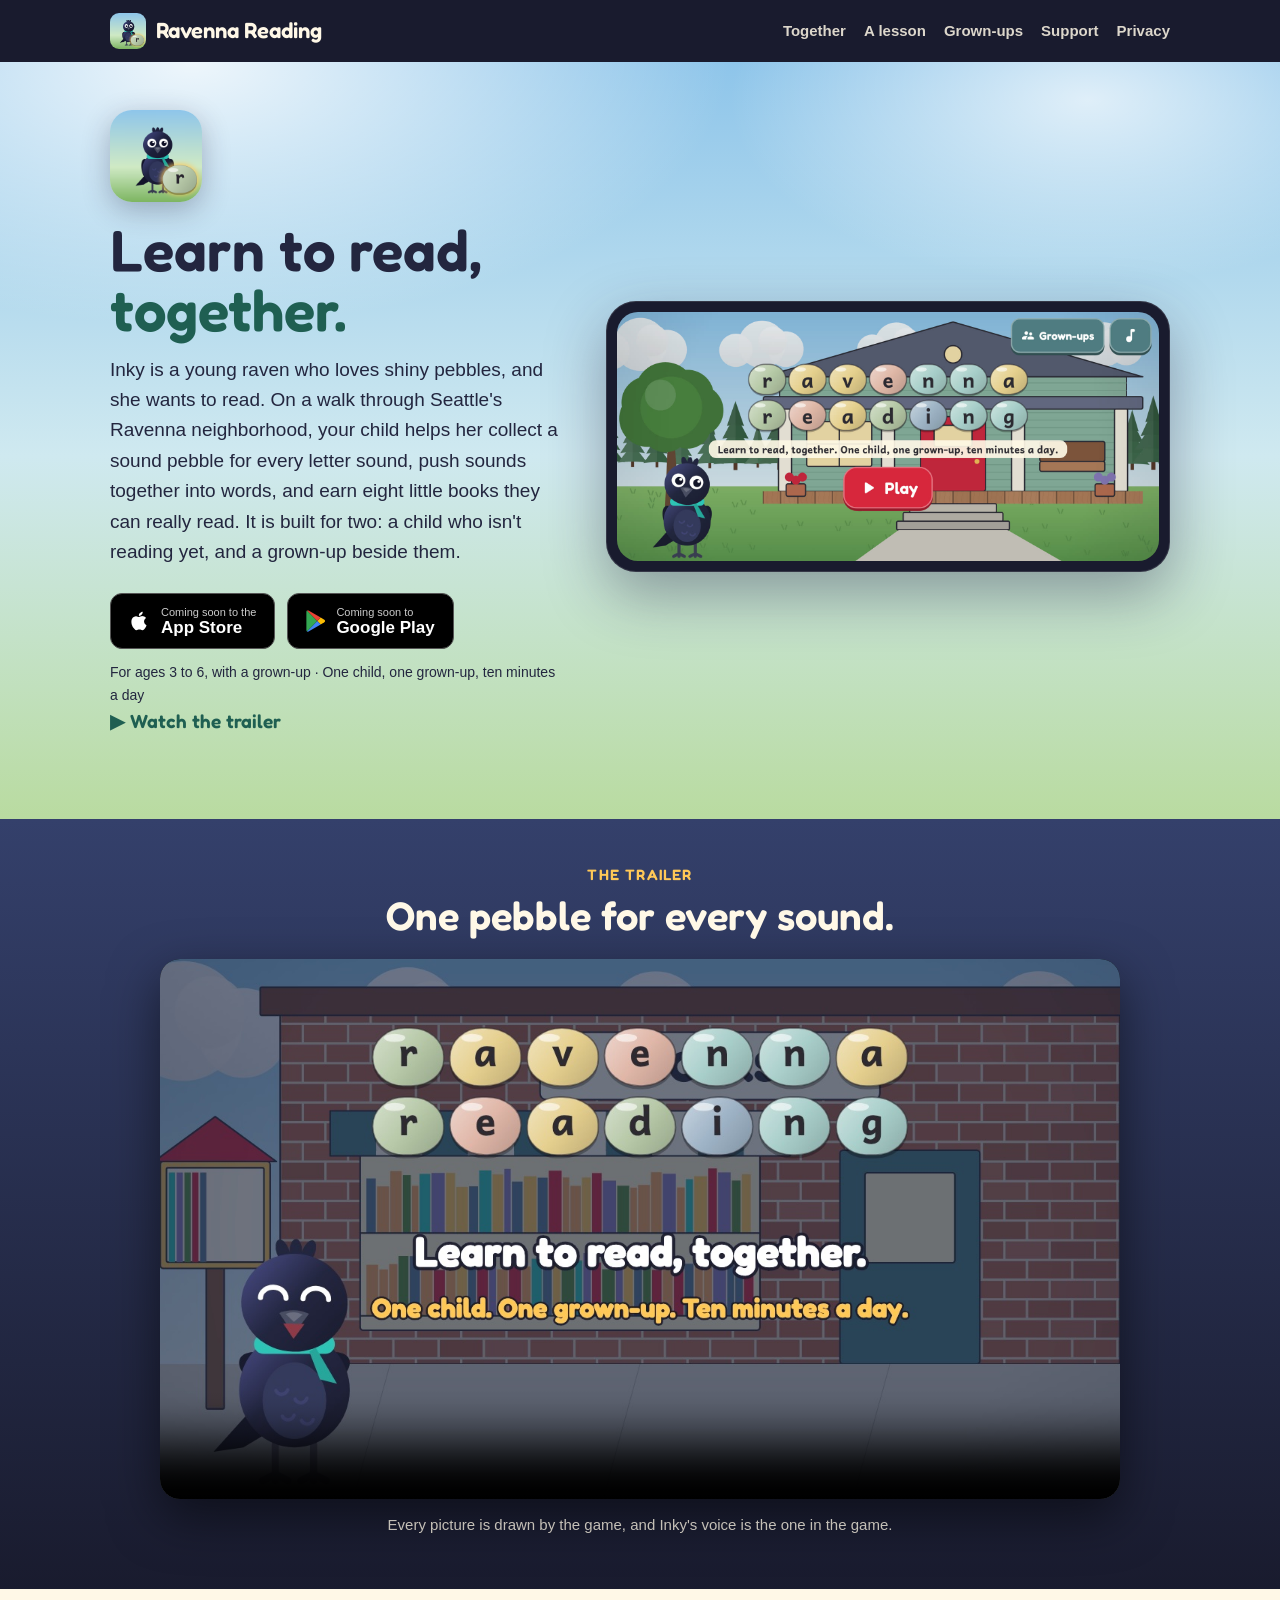
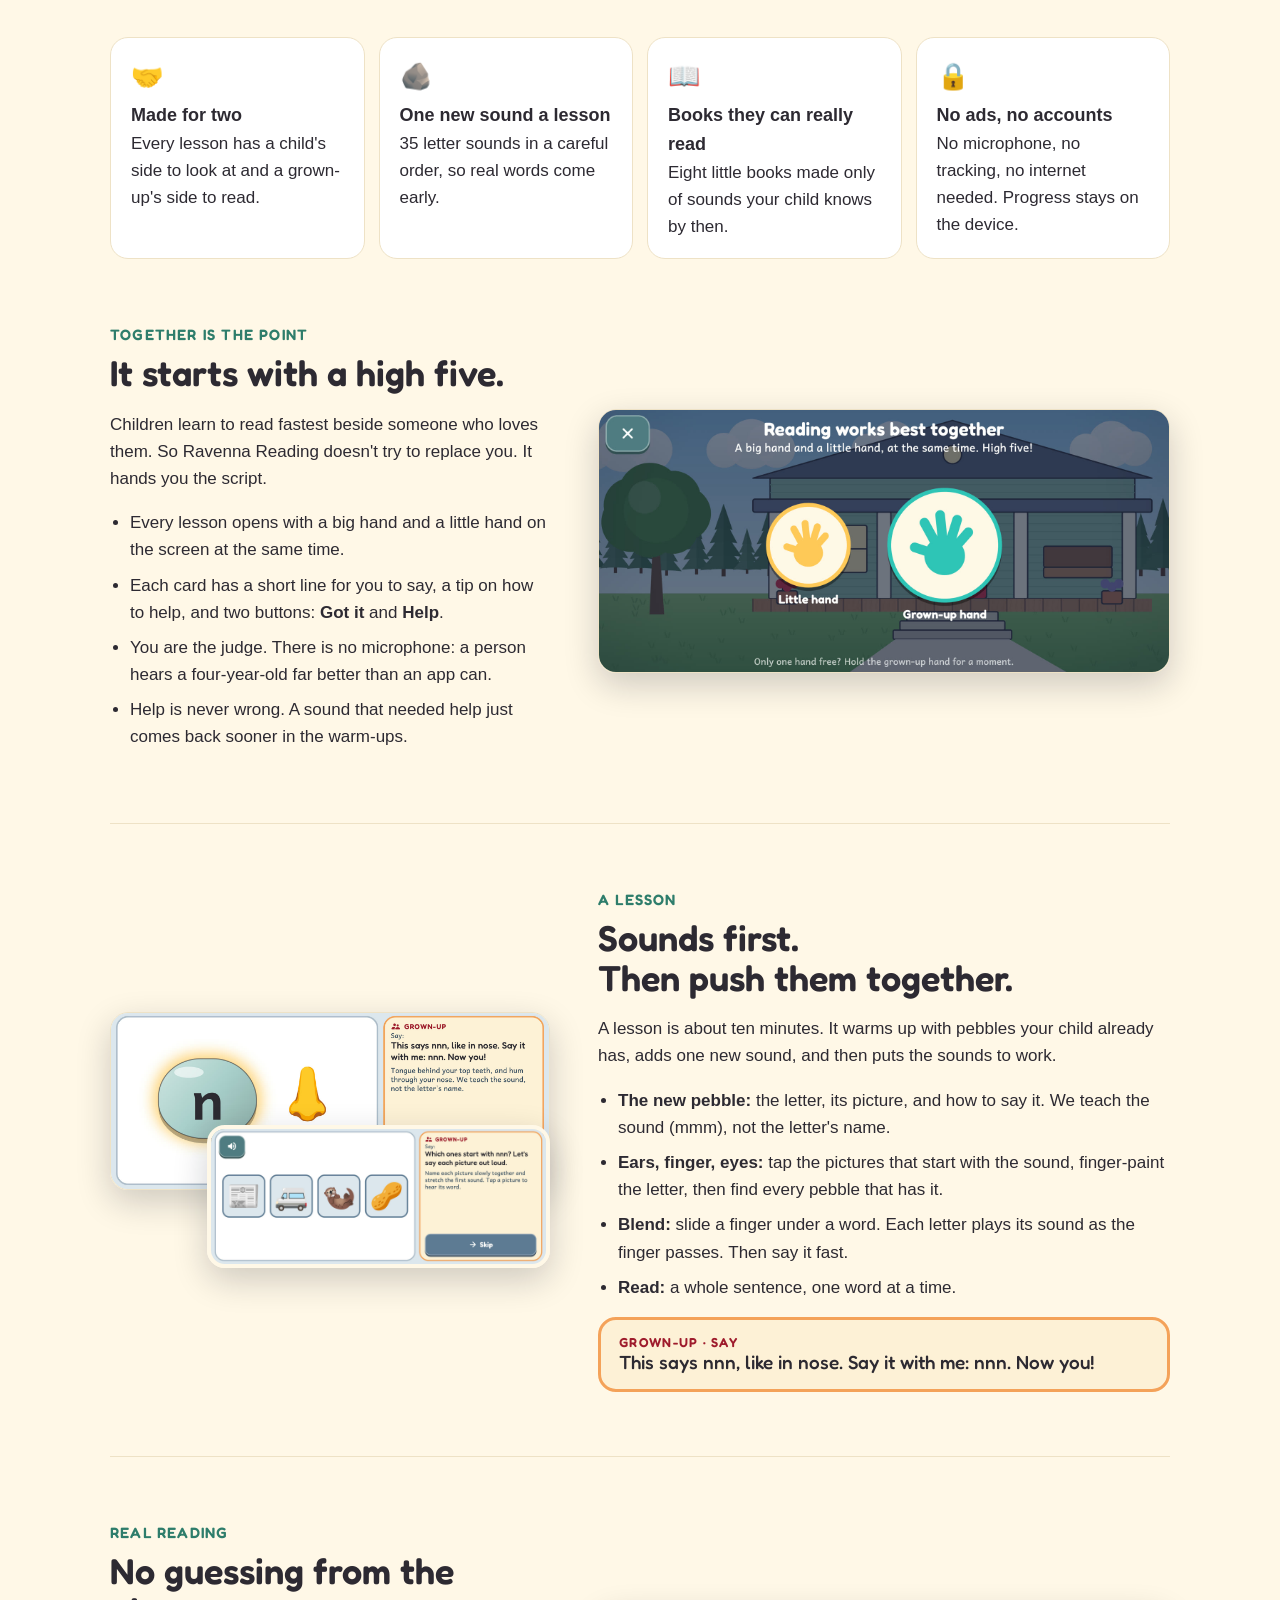
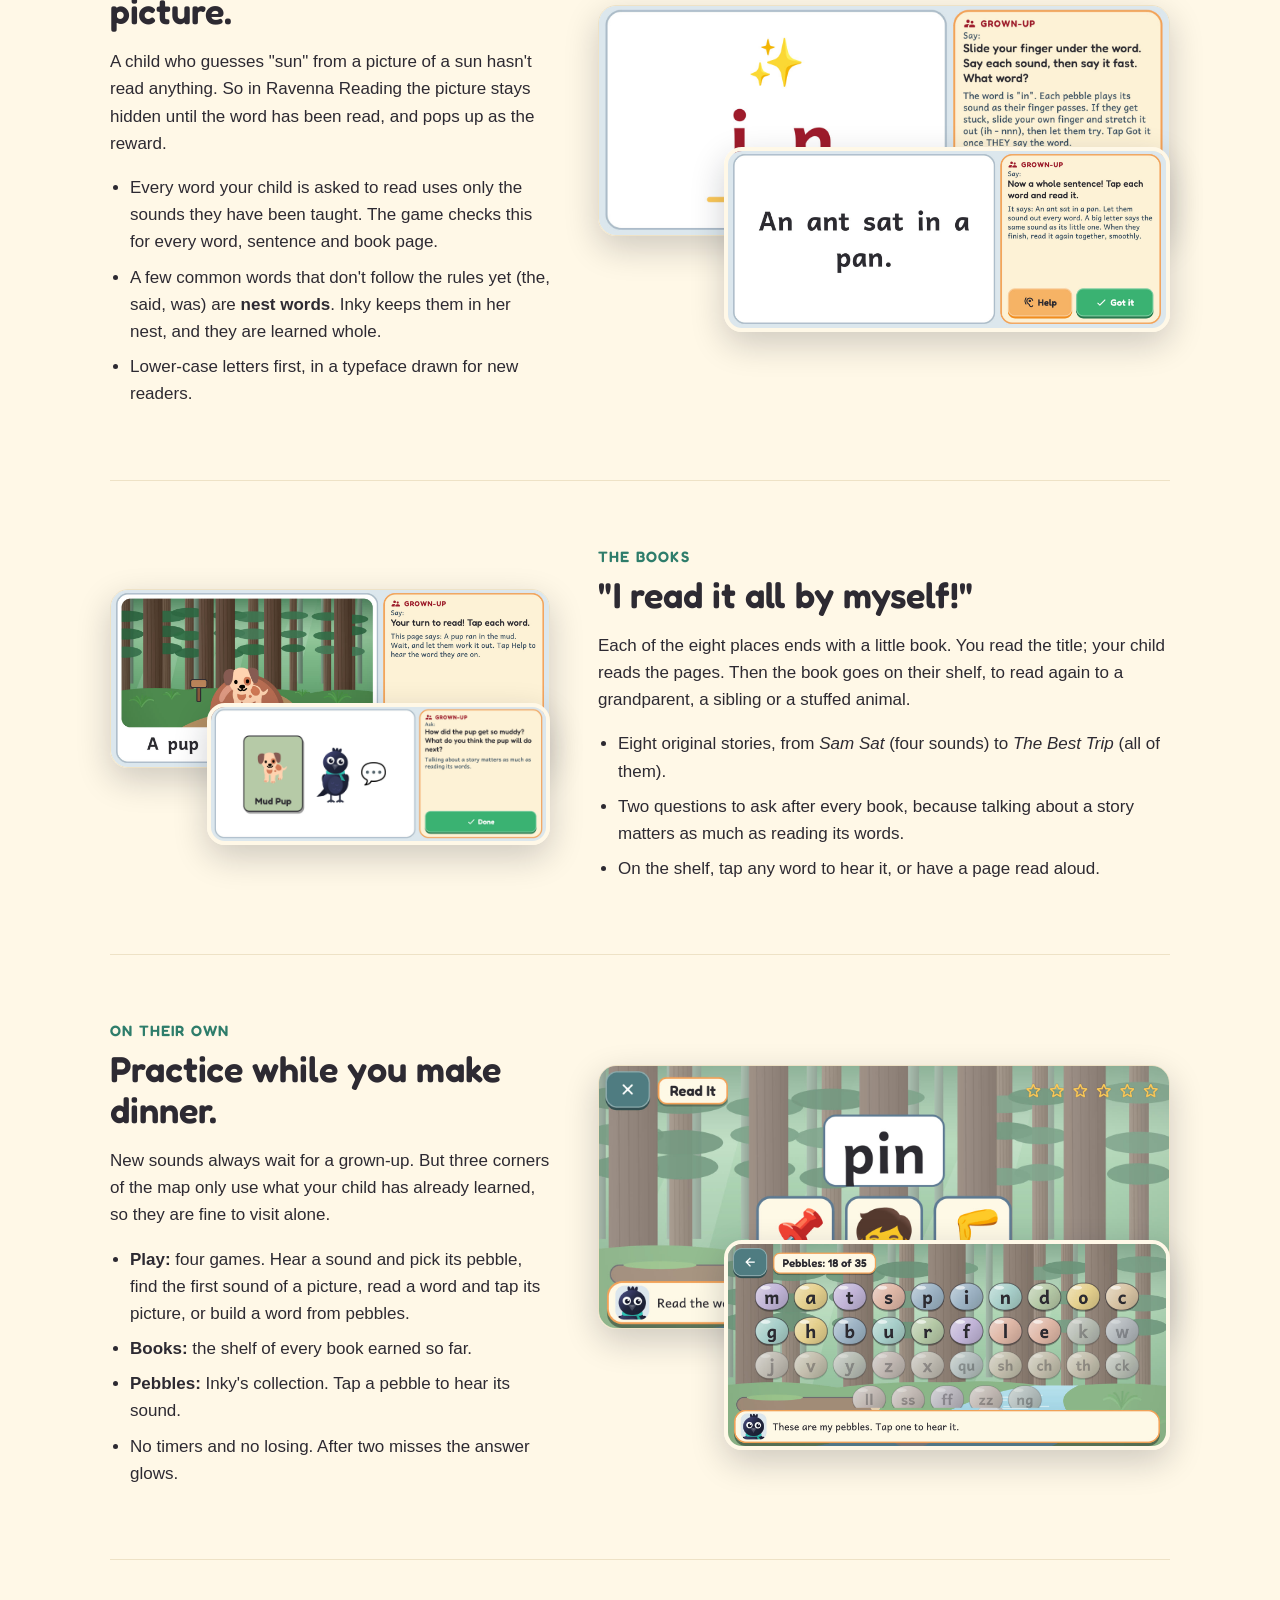
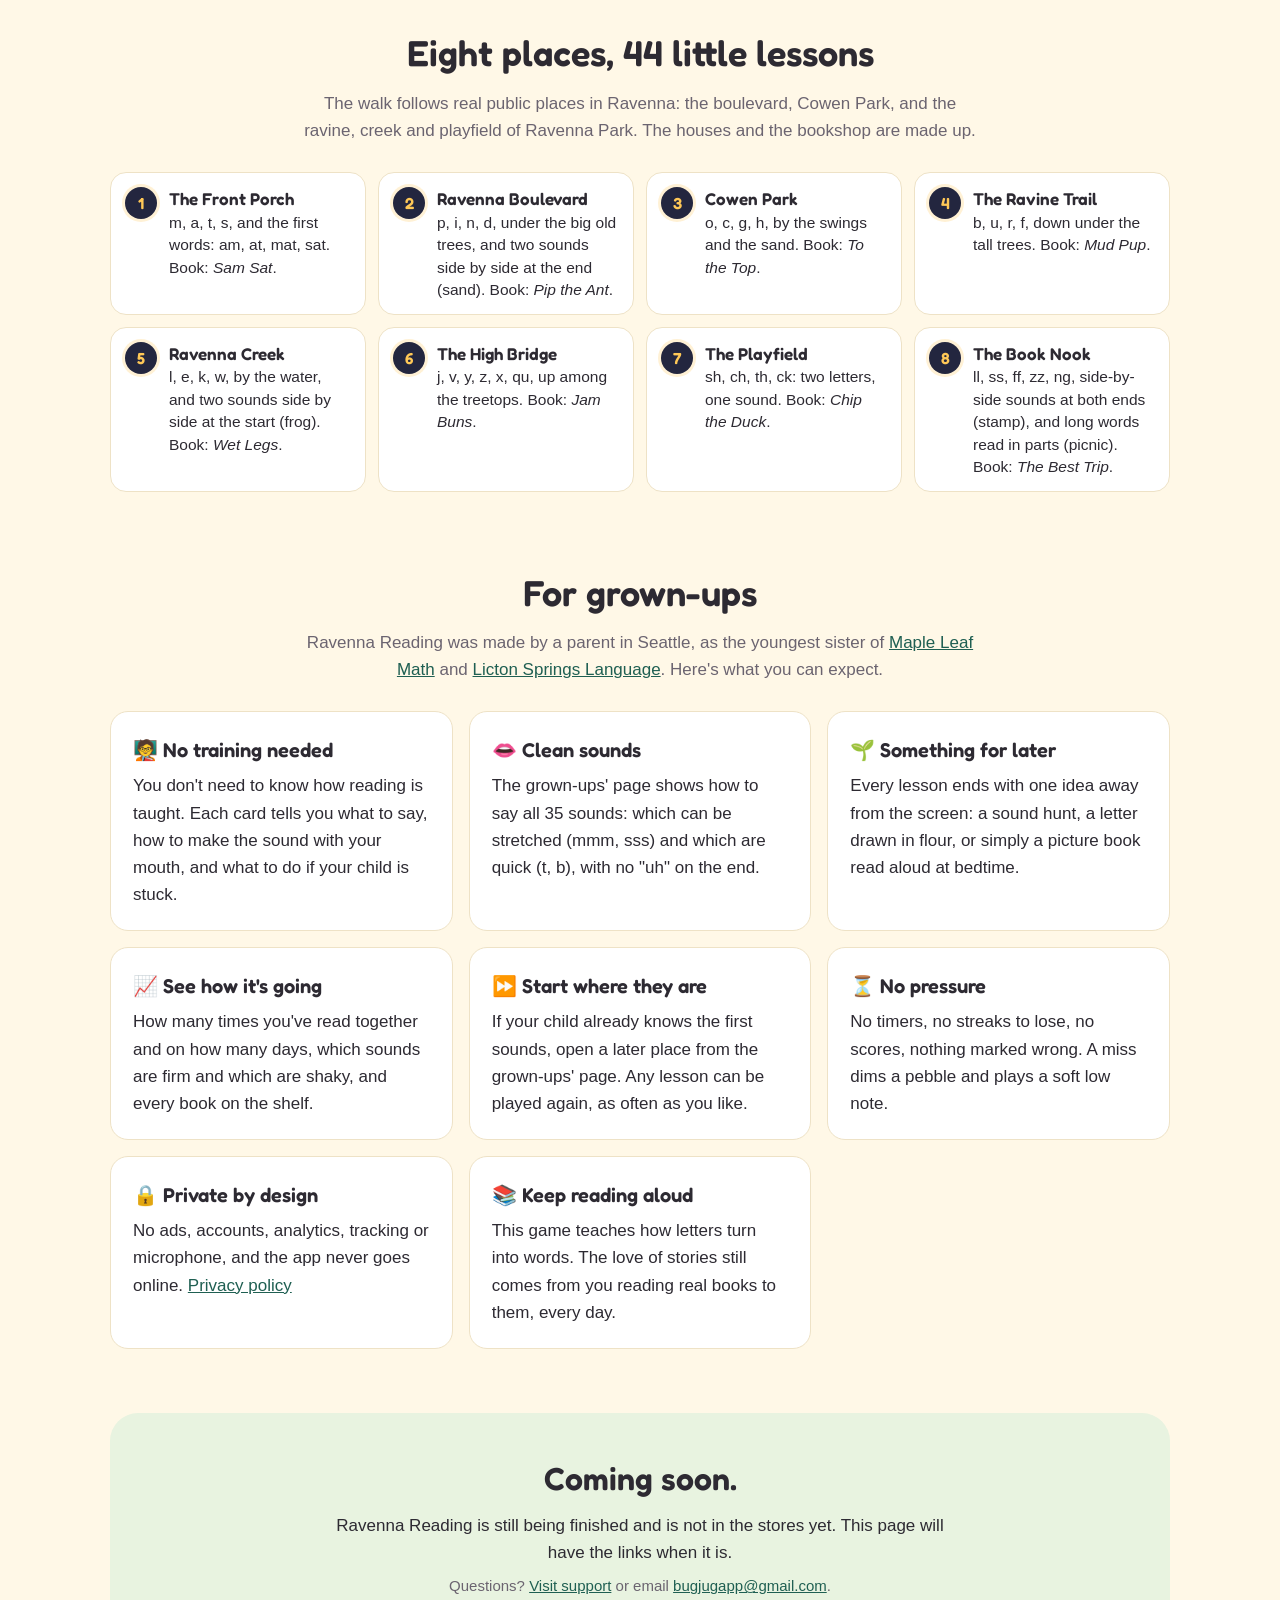
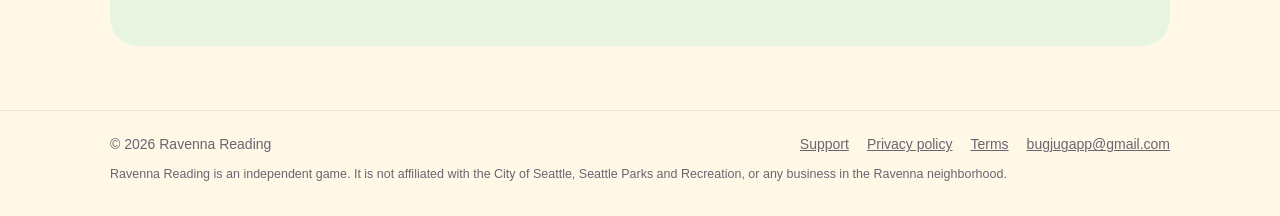
<file: index.html>
<!DOCTYPE html>
<html lang="en">
<head>
  <meta charset="utf-8">
  <meta name="viewport" content="width=device-width, initial-scale=1">
  <title>Ravenna Reading: Learn to Read, Together</title>
  <meta name="description" content="A learn-to-read game for a little kid and a grown-up to play together. Help Inky the raven collect a sound pebble for every letter sound, blend sounds into words, and earn eight little books a new reader can really read. Ten minutes a day, no ads, no accounts, no microphone, no tracking. Coming soon for iPhone, iPad and Android.">
  <meta property="og:title" content="Ravenna Reading: Learn to Read, Together">
  <meta property="og:description" content="One child, one grown-up, ten minutes a day. Collect a sound pebble for every letter sound with Inky the raven, slide a finger under words to read them, and earn eight little books a new reader can really read.">
  <meta property="og:image" content="https://ravennareading.github.io/img/og.jpg">
  <meta property="og:url" content="https://ravennareading.github.io/">
  <meta name="twitter:card" content="summary_large_image">
  <meta name="theme-color" content="#191b2e">
  <link rel="icon" href="favicon.png">
  <link rel="apple-touch-icon" href="apple-touch-icon.png">
  <link rel="stylesheet" href="style.css">
</head>
<body>
<header class="bar">
  <div class="wrap">
    <a class="brand" href="./"><img src="img/icon.png" alt="">Ravenna Reading</a>
    <nav>
      <a class="wide" href="#together">Together</a>
      <a class="wide" href="#lesson">A lesson</a>
      <a class="wide" href="#grownups">Grown-ups</a>
      <a href="support.html">Support</a>
      <a href="privacy.html">Privacy</a>
    </nav>
  </div>
</header>

<section class="hero">
  <div class="wrap">
    <div>
      <img class="hero-icon" src="img/icon.png" alt="Ravenna Reading app icon: Inky, a young raven in a teal scarf, beside a glowing pebble with the letter r on it">
      <h1>Learn to read,<br><em>together.</em></h1>
      <p>Inky is a young raven who loves shiny pebbles, and she wants to read. On a walk through
        Seattle's Ravenna neighborhood, your child helps her collect a sound pebble for every letter
        sound, push sounds together into words, and earn eight little books they can really read.
        It is built for two: a child who isn't reading yet, and a grown-up beside them.</p>
      <div class="cta">
        <span class="badge" aria-label="Coming soon to the App Store">
          <svg width="22" height="22" viewBox="0 0 24 24" aria-hidden="true"><path fill="currentColor" d="M16.4 12.6c0-2.6 2.1-3.8 2.2-3.9-1.2-1.8-3.1-2-3.7-2-1.6-.2-3.1.9-3.9.9-.8 0-2-.9-3.3-.9-1.7 0-3.3 1-4.2 2.5-1.8 3.1-.5 7.7 1.3 10.2.9 1.2 1.9 2.6 3.2 2.6 1.3-.1 1.8-.8 3.3-.8 1.6 0 2 .8 3.3.8 1.4 0 2.3-1.3 3.1-2.5 1-1.4 1.4-2.8 1.4-2.9 0 0-2.7-1-2.7-4zM13.9 5c.7-.9 1.2-2 1-3.2-1 0-2.3.7-3 1.6-.7.8-1.2 2-1.1 3.1 1.2.1 2.3-.6 3.1-1.5z"/></svg>
          <span><small>Coming soon to the</small>App Store</span>
        </span>
        <span class="badge" aria-label="Coming soon to Google Play">
          <svg width="20" height="22" viewBox="0 0 20 22" aria-hidden="true"><path fill="#34a853" d="M1 .6 11.3 11 1 21.4c-.4-.2-.6-.6-.6-1.1V1.7C.4 1.2.6.8 1 .6z"/><path fill="#fbbc04" d="m14.7 7.6 3.6 2.1c1 .6 1 2 0 2.6l-3.6 2.1-3.4-3.4z"/><path fill="#4285f4" d="M11.3 11 14.7 14.4 2.5 21.4c-.5.3-1 .3-1.5 0z"/><path fill="#ea4335" d="M1 .6c.5-.3 1-.3 1.5 0l12.2 7-3.4 3.4z"/></svg>
          <span><small>Coming soon to</small>Google Play</span>
        </span>
        <span class="note">For ages 3 to 6, with a grown-up · One child, one grown-up, ten minutes a day</span>
      </div>
      <p class="watch"><a href="#trailer">▶ Watch the trailer</a></p>
    </div>
    <div class="device"><img src="img/title.jpg" alt="The title screen: Inky the raven on the lawn of a house with a deep front porch, the words ravenna reading spelled out in pebbles, and a Play button"></div>
  </div>
</section>

<section class="trailer" id="trailer" aria-labelledby="trailer-title">
  <div class="wrap">
    <p class="kicker">The trailer</p>
    <h2 id="trailer-title">One pebble for every sound.</h2>
    <video controls playsinline preload="none" poster="video/trailer-poster.jpg" width="1280" height="720"
      aria-label="A 42-second Ravenna Reading trailer: Inky the raven says hello on a front porch, a big hand and a little hand high five to start a lesson, a pebble with the letter m appears beside a moon, a finger slides under the word sun and a sun pops up, pebbles light up along a map of the neighborhood, Inky walks the ravine trail, the creek and the high bridge, a page of a little book is read word by word, and the title appears in pebbles in front of a bookshop.">
      <source src="video/trailer.mp4" type="video/mp4">
    </video>
    <p class="trailer-note">Every picture is drawn by the game, and Inky's voice is the one in the game.</p>
  </div>
</section>

<main class="wrap">
  <ul class="pills">
    <li><span class="e">🤝</span><strong>Made for two</strong>Every lesson has a child's side to look at and a grown-up's side to read.</li>
    <li><span class="e">🪨</span><strong>One new sound a lesson</strong>35 letter sounds in a careful order, so real words come early.</li>
    <li><span class="e">📖</span><strong>Books they can really read</strong>Eight little books made only of sounds your child knows by then.</li>
    <li><span class="e">🔒</span><strong>No ads, no accounts</strong>No microphone, no tracking, no internet needed. Progress stays on the device.</li>
  </ul>

  <div class="feature" id="together">
    <div>
      <p class="kicker">Together is the point</p>
      <h2>It starts with a high five.</h2>
      <p>Children learn to read fastest beside someone who loves them. So Ravenna Reading doesn't
        try to replace you. It hands you the script.</p>
      <ul>
        <li>Every lesson opens with a big hand and a little hand on the screen at the same time.</li>
        <li>Each card has a short line for you to say, a tip on how to help, and two buttons:
          <strong>Got it</strong> and <strong>Help</strong>.</li>
        <li>You are the judge. There is no microphone: a person hears a four-year-old far better
          than an app can.</li>
        <li>Help is never wrong. A sound that needed help just comes back sooner in the warm-ups.</li>
      </ul>
    </div>
    <figure>
      <img class="shot" src="img/high-five.jpg" alt="The high five screen: Reading works best together. A little hand pad and a bigger grown-up hand pad, to press at the same time" loading="lazy">
    </figure>
  </div>

  <div class="feature flip" id="lesson">
    <div>
      <p class="kicker">A lesson</p>
      <h2>Sounds first.<br>Then push them together.</h2>
      <p>A lesson is about ten minutes. It warms up with pebbles your child already has, adds one
        new sound, and then puts the sounds to work.</p>
      <ul>
        <li><strong>The new pebble:</strong> the letter, its picture, and how to say it. We teach
          the sound (mmm), not the letter's name.</li>
        <li><strong>Ears, finger, eyes:</strong> tap the pictures that start with the sound,
          finger-paint the letter, then find every pebble that has it.</li>
        <li><strong>Blend:</strong> slide a finger under a word. Each letter plays its sound as the
          finger passes. Then say it fast.</li>
        <li><strong>Read:</strong> a whole sentence, one word at a time.</li>
      </ul>
      <p class="say"><small>GROWN-UP · SAY</small><strong>This says nnn, like in nose. Say it with me: nnn. Now you!</strong></p>
    </div>
    <figure>
      <img class="shot" src="img/new-sound.jpg" alt="A new sound card: a big pebble with the letter n beside a picture of a nose, and the grown-up's panel with what to say" loading="lazy">
      <img class="shot small" src="img/listen.jpg" alt="A listening card: four pictures, a newspaper, a van, an otter and a peanut. Which ones start with nnn?" loading="lazy">
    </figure>
  </div>

  <div class="feature">
    <div>
      <p class="kicker">Real reading</p>
      <h2>No guessing from the picture.</h2>
      <p>A child who guesses "sun" from a picture of a sun hasn't read anything. So in Ravenna
        Reading the picture stays hidden until the word has been read, and pops up as the reward.</p>
      <ul>
        <li>Every word your child is asked to read uses only the sounds they have been taught. The
          game checks this for every word, sentence and book page.</li>
        <li>A few common words that don't follow the rules yet (the, said, was) are
          <strong>nest words</strong>. Inky keeps them in her nest, and they are learned whole.</li>
        <li>Lower-case letters first, in a typeface drawn for new readers.</li>
      </ul>
    </div>
    <figure>
      <img class="shot" src="img/blend.jpg" alt="A blending card: the word in, with a dot under each letter and an arrow to slide a finger along. The grown-up's panel says: Slide your finger under the word. Say each sound, then say it fast. What word?" loading="lazy">
      <img class="shot small" src="img/sentence.jpg" alt="A sentence card: An ant sat in a pan. Each word can be tapped as it is read" loading="lazy">
    </figure>
  </div>

  <div class="feature flip">
    <div>
      <p class="kicker">The books</p>
      <h2>"I read it all by myself!"</h2>
      <p>Each of the eight places ends with a little book. You read the title; your child reads
        the pages. Then the book goes on their shelf, to read again to a grandparent, a sibling or
        a stuffed animal.</p>
      <ul>
        <li>Eight original stories, from <em>Sam Sat</em> (four sounds) to <em>The Best Trip</em>
          (all of them).</li>
        <li>Two questions to ask after every book, because talking about a story matters as much
          as reading its words.</li>
        <li>On the shelf, tap any word to hear it, or have a page read aloud.</li>
      </ul>
    </div>
    <figure>
      <img class="shot" src="img/book.jpg" alt="A page of the book Mud Pup: a puppy on a muddy trail in the woods, with the words A pup ran in the mud" loading="lazy">
      <img class="shot small" src="img/talk.jpg" alt="After the book, questions for the grown-up to ask: How did the pup get so muddy? What do you think the pup will do next?" loading="lazy">
    </figure>
  </div>

  <div class="feature">
    <div>
      <p class="kicker">On their own</p>
      <h2>Practice while you make dinner.</h2>
      <p>New sounds always wait for a grown-up. But three corners of the map only use what your
        child has already learned, so they are fine to visit alone.</p>
      <ul>
        <li><strong>Play:</strong> four games. Hear a sound and pick its pebble, find the first
          sound of a picture, read a word and tap its picture, or build a word from pebbles.</li>
        <li><strong>Books:</strong> the shelf of every book earned so far.</li>
        <li><strong>Pebbles:</strong> Inky's collection. Tap a pebble to hear its sound.</li>
        <li>No timers and no losing. After two misses the answer glows.</li>
      </ul>
    </div>
    <figure>
      <img class="shot" src="img/read-it.jpg" alt="The Read It game: the word pin, and three pictures to choose from" loading="lazy">
      <img class="shot small" src="img/pebbles.jpg" alt="Inky's pebbles: 18 of 35 collected, each a smooth stone with a letter on it" loading="lazy">
    </figure>
  </div>

  <section class="chapters" id="places">
    <h2>Eight places, 44 little lessons</h2>
    <p>The walk follows real public places in Ravenna: the boulevard, Cowen Park, and the ravine,
      creek and playfield of Ravenna Park. The houses and the bookshop are made up.</p>
    <ol>
      <li><strong>The Front Porch</strong>m, a, t, s, and the first words: am, at, mat, sat. Book: <em>Sam Sat</em>.</li>
      <li><strong>Ravenna Boulevard</strong>p, i, n, d, under the big old trees, and two sounds side by side at the end (sand). Book: <em>Pip the Ant</em>.</li>
      <li><strong>Cowen Park</strong>o, c, g, h, by the swings and the sand. Book: <em>To the Top</em>.</li>
      <li><strong>The Ravine Trail</strong>b, u, r, f, down under the tall trees. Book: <em>Mud Pup</em>.</li>
      <li><strong>Ravenna Creek</strong>l, e, k, w, by the water, and two sounds side by side at the start (frog). Book: <em>Wet Legs</em>.</li>
      <li><strong>The High Bridge</strong>j, v, y, z, x, qu, up among the treetops. Book: <em>Jam Buns</em>.</li>
      <li><strong>The Playfield</strong>sh, ch, th, ck: two letters, one sound. Book: <em>Chip the Duck</em>.</li>
      <li><strong>The Book Nook</strong>ll, ss, ff, zz, ng, side-by-side sounds at both ends (stamp), and long words read in parts (picnic). Book: <em>The Best Trip</em>.</li>
    </ol>
  </section>

  <section class="grownups" id="grownups">
    <h2>For grown-ups</h2>
    <p>Ravenna Reading was made by a parent in Seattle, as the youngest sister of
      <a href="https://mapleleafmath.github.io/">Maple Leaf Math</a> and
      <a href="https://lictonspringslanguage.github.io/">Licton Springs Language</a>.
      Here's what you can expect.</p>
    <div class="cards">
      <div class="card">
        <h3>🧑‍🏫 No training needed</h3>
        <p>You don't need to know how reading is taught. Each card tells you what to say, how to
          make the sound with your mouth, and what to do if your child is stuck.</p>
      </div>
      <div class="card">
        <h3>👄 Clean sounds</h3>
        <p>The grown-ups' page shows how to say all 35 sounds: which can be stretched (mmm, sss)
          and which are quick (t, b), with no "uh" on the end.</p>
      </div>
      <div class="card">
        <h3>🌱 Something for later</h3>
        <p>Every lesson ends with one idea away from the screen: a sound hunt, a letter drawn in
          flour, or simply a picture book read aloud at bedtime.</p>
      </div>
      <div class="card">
        <h3>📈 See how it's going</h3>
        <p>How many times you've read together and on how many days, which sounds are firm and
          which are shaky, and every book on the shelf.</p>
      </div>
      <div class="card">
        <h3>⏩ Start where they are</h3>
        <p>If your child already knows the first sounds, open a later place from the grown-ups'
          page. Any lesson can be played again, as often as you like.</p>
      </div>
      <div class="card">
        <h3>⏳ No pressure</h3>
        <p>No timers, no streaks to lose, no scores, nothing marked wrong. A miss dims a pebble
          and plays a soft low note.</p>
      </div>
      <div class="card">
        <h3>🔒 Private by design</h3>
        <p>No ads, accounts, analytics, tracking or microphone, and the app never goes online.
          <a href="privacy.html">Privacy policy</a></p>
      </div>
      <div class="card">
        <h3>📚 Keep reading aloud</h3>
        <p>This game teaches how letters turn into words. The love of stories still comes from
          you reading real books to them, every day.</p>
      </div>
    </div>
  </section>

  <div class="closing">
    <h2>Coming soon.</h2>
    <p>Ravenna Reading is still being finished and is not in the stores yet. This page will have
      the links when it is.</p>
    <p class="meta">Questions? <a href="support.html">Visit support</a> or email
      <a href="mailto:bugjugapp@gmail.com">bugjugapp@gmail.com</a>.</p>
  </div>
</main>

<footer>
  <div class="wrap">
    <span>© 2026 Ravenna Reading</span>
    <nav>
      <a href="support.html">Support</a>
      <a href="privacy.html">Privacy policy</a>
      <a href="support.html#terms">Terms</a>
      <a href="mailto:bugjugapp@gmail.com">bugjugapp@gmail.com</a>
    </nav>
    <span class="fine">Ravenna Reading is an independent game. It is not affiliated with the City of
      Seattle, Seattle Parks and Recreation, or any business in the Ravenna neighborhood.</span>
  </div>
</footer>
</body>
</html>
</file>
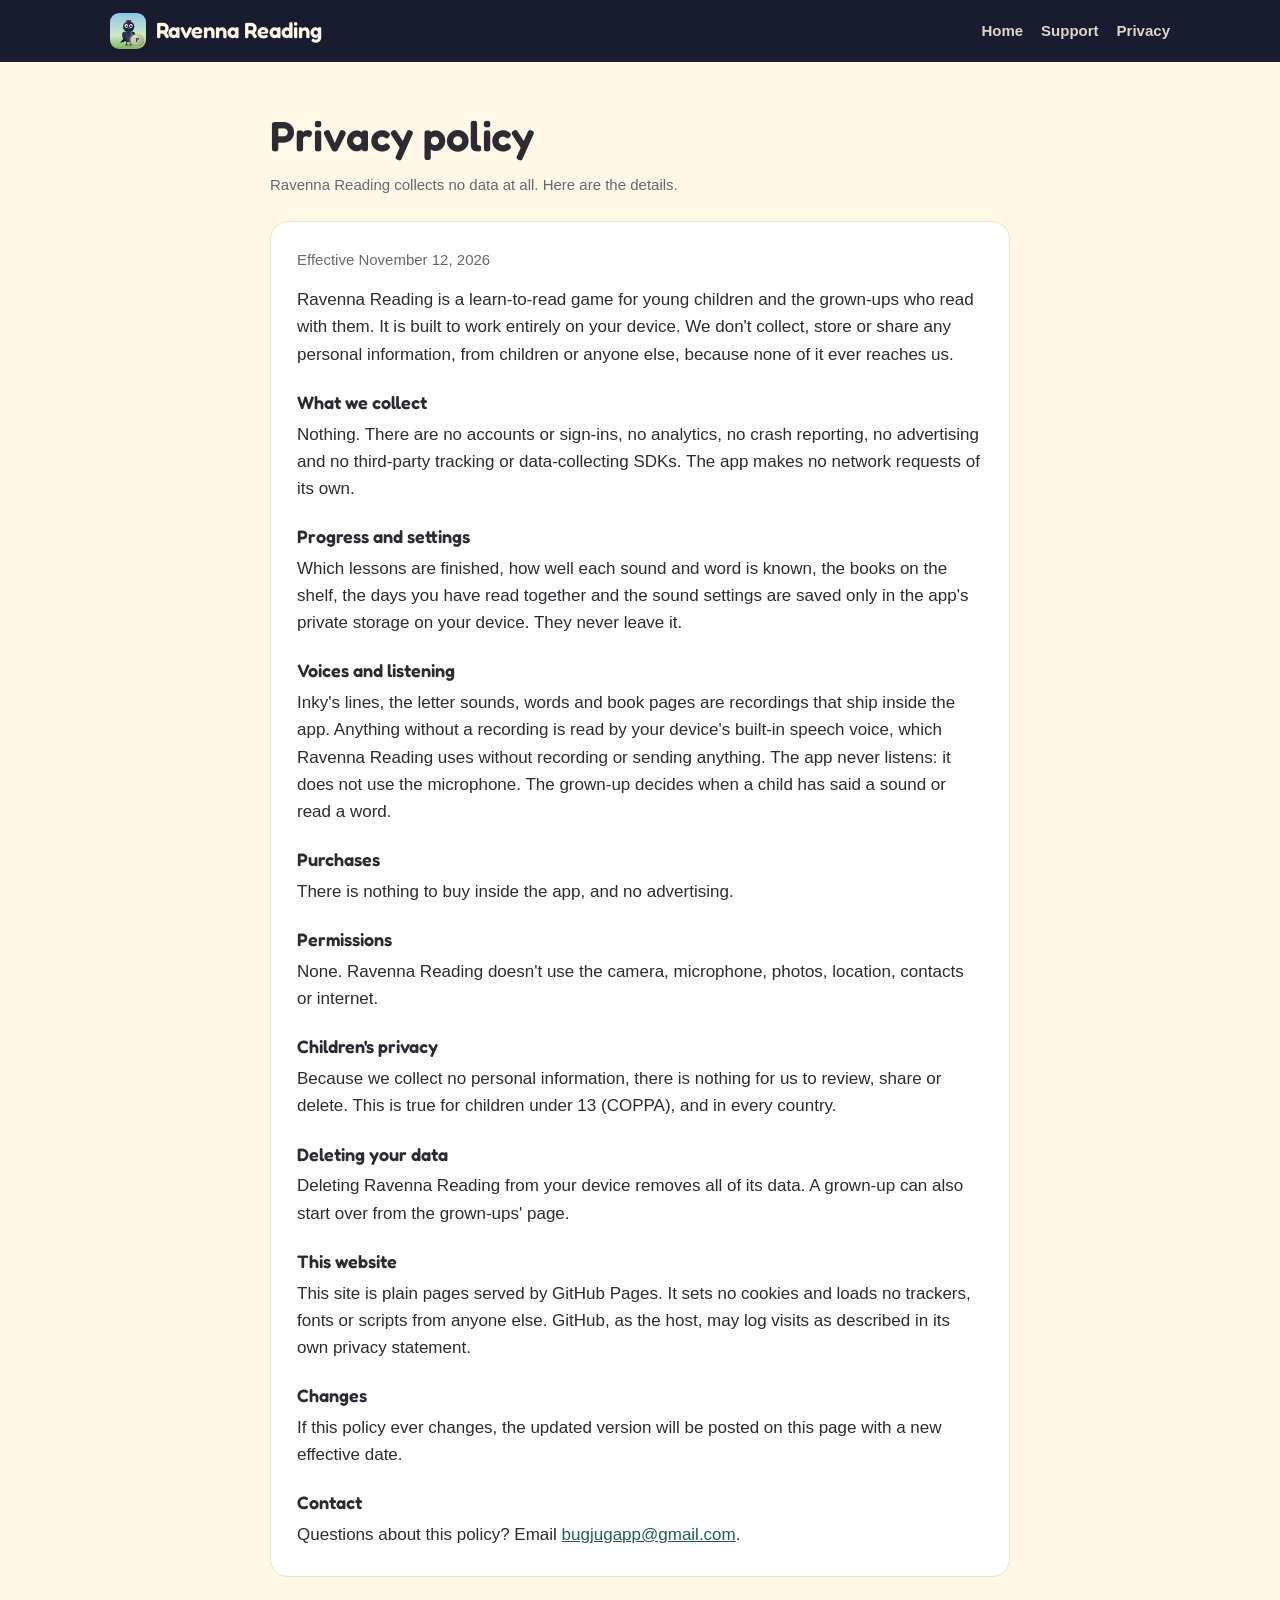
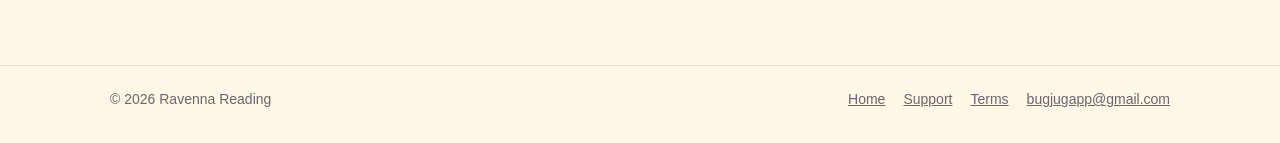
<file: privacy.html>
<!DOCTYPE html>
<html lang="en">
<head>
  <meta charset="utf-8">
  <meta name="viewport" content="width=device-width, initial-scale=1">
  <title>Ravenna Reading Privacy Policy</title>
  <meta name="description" content="Ravenna Reading's privacy policy: no data collected, no accounts, no ads, no tracking, no microphone. The app never goes online and progress stays on your device.">
  <meta name="theme-color" content="#191b2e">
  <link rel="icon" href="favicon.png">
  <link rel="apple-touch-icon" href="apple-touch-icon.png">
  <link rel="stylesheet" href="style.css">
</head>
<body>
<header class="bar">
  <div class="wrap">
    <a class="brand" href="./"><img src="img/icon.png" alt="">Ravenna Reading</a>
    <nav>
      <a class="wide" href="./">Home</a>
      <a href="support.html">Support</a>
      <a href="privacy.html">Privacy</a>
    </nav>
  </div>
</header>
<main class="doc">
  <h1>Privacy policy</h1>
  <p class="meta">Ravenna Reading collects no data at all. Here are the details.</p>

  <section id="privacy">
    <p class="meta">Effective November 12, 2026</p>
    <p>Ravenna Reading is a learn-to-read game for young children and the grown-ups who read with
      them. It is built to work entirely on your device. We don't collect, store or share any
      personal information, from children or anyone else, because none of it ever reaches us.</p>

    <h3>What we collect</h3>
    <p>Nothing. There are no accounts or sign-ins, no analytics, no crash reporting, no advertising
      and no third-party tracking or data-collecting SDKs. The app makes no network requests of its own.</p>

    <h3>Progress and settings</h3>
    <p>Which lessons are finished, how well each sound and word is known, the books on the shelf,
      the days you have read together and the sound settings are saved only in the app's private
      storage on your device. They never leave it.</p>

    <h3>Voices and listening</h3>
    <p>Inky's lines, the letter sounds, words and book pages are recordings that ship inside the
      app. Anything without a recording is read by your device's built-in speech voice, which
      Ravenna Reading uses without recording or sending anything. The app never listens: it does
      not use the microphone. The grown-up decides when a child has said a sound or read a word.</p>

    <h3>Purchases</h3>
    <p>There is nothing to buy inside the app, and no advertising.</p>

    <h3>Permissions</h3>
    <p>None. Ravenna Reading doesn't use the camera, microphone, photos, location, contacts or
      internet.</p>

    <h3>Children's privacy</h3>
    <p>Because we collect no personal information, there is nothing for us to review, share or
      delete. This is true for children under 13 (COPPA), and in every country.</p>

    <h3>Deleting your data</h3>
    <p>Deleting Ravenna Reading from your device removes all of its data. A grown-up can also start
      over from the grown-ups' page.</p>

    <h3>This website</h3>
    <p>This site is plain pages served by GitHub Pages. It sets no cookies and loads no trackers,
      fonts or scripts from anyone else. GitHub, as the host, may log visits as described in its
      own privacy statement.</p>

    <h3>Changes</h3>
    <p>If this policy ever changes, the updated version will be posted on this page with a new
      effective date.</p>

    <h3>Contact</h3>
    <p>Questions about this policy? Email <a href="mailto:bugjugapp@gmail.com">bugjugapp@gmail.com</a>.</p>
  </section>
</main>
<footer>
  <div class="wrap">
    <span>© 2026 Ravenna Reading</span>
    <nav>
      <a href="./">Home</a>
      <a href="support.html">Support</a>
      <a href="support.html#terms">Terms</a>
      <a href="mailto:bugjugapp@gmail.com">bugjugapp@gmail.com</a>
    </nav>
  </div>
</footer>
</body>
</html>
</file>
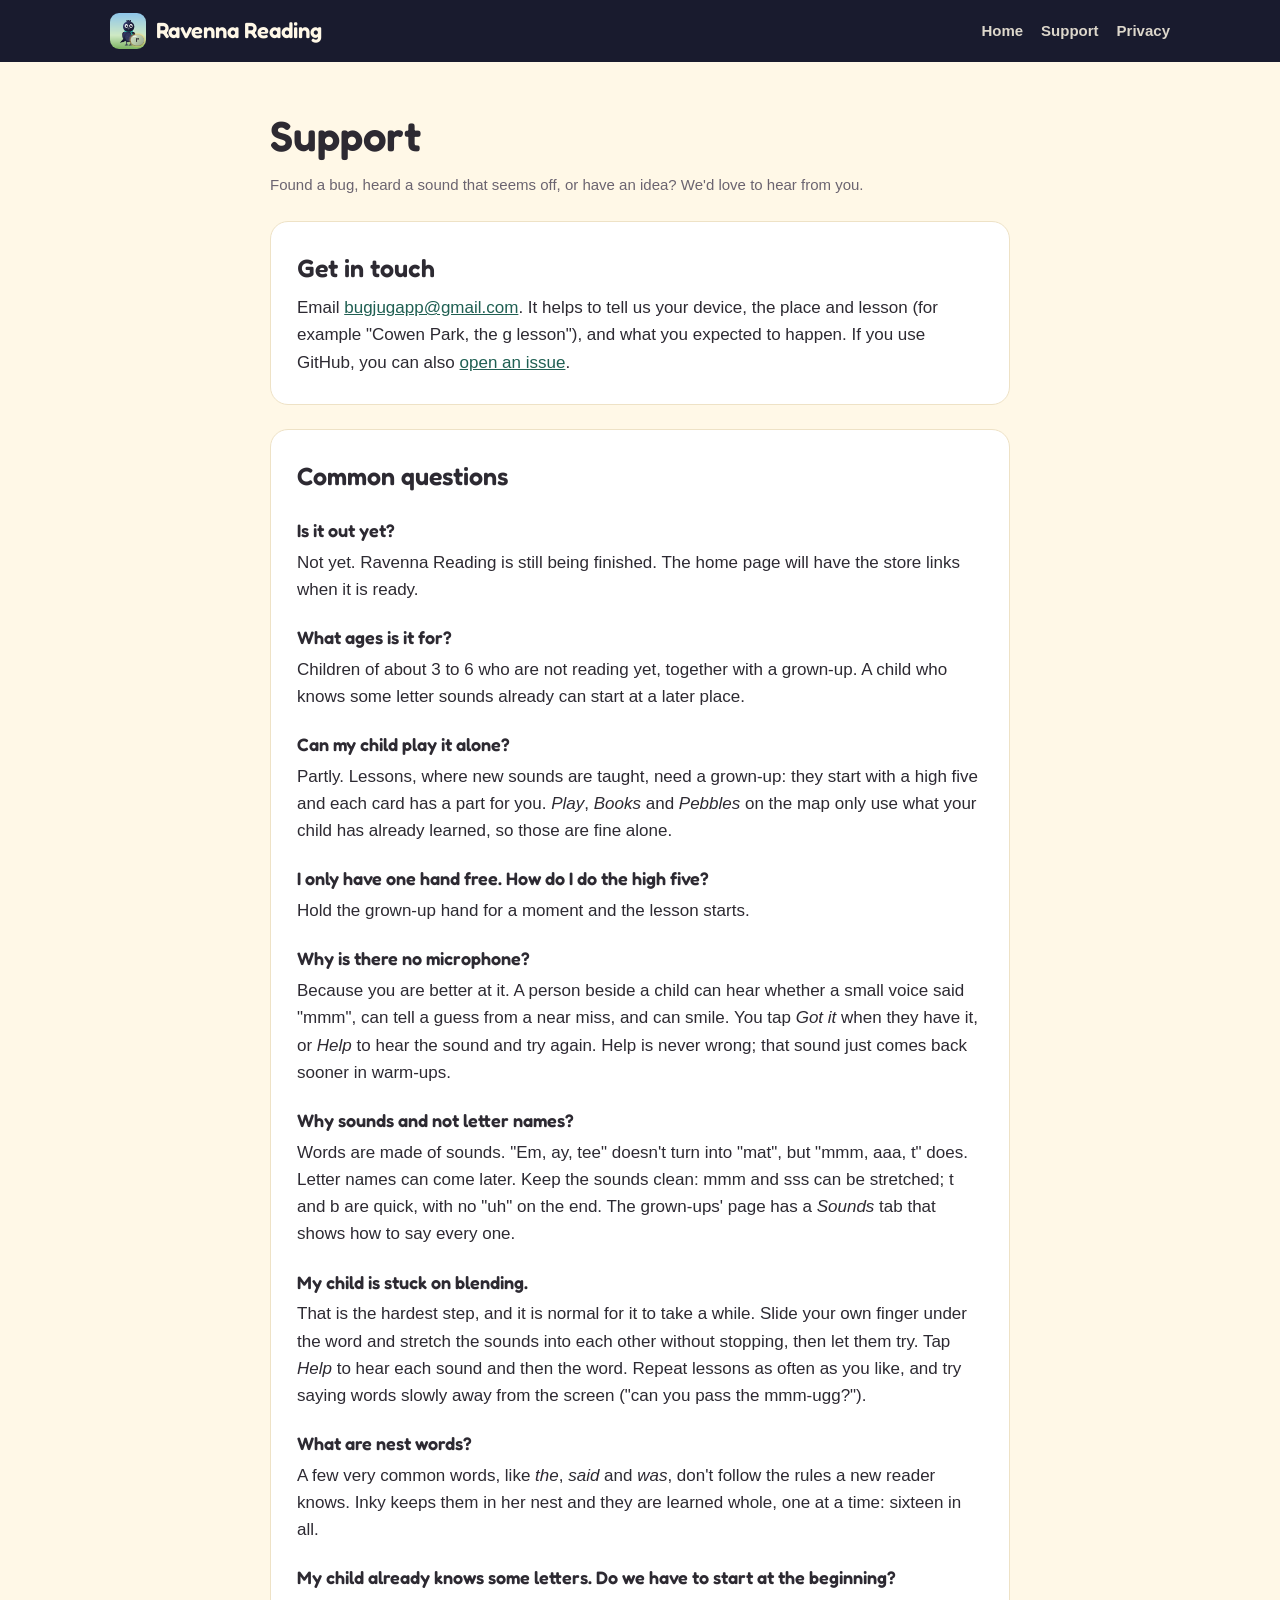
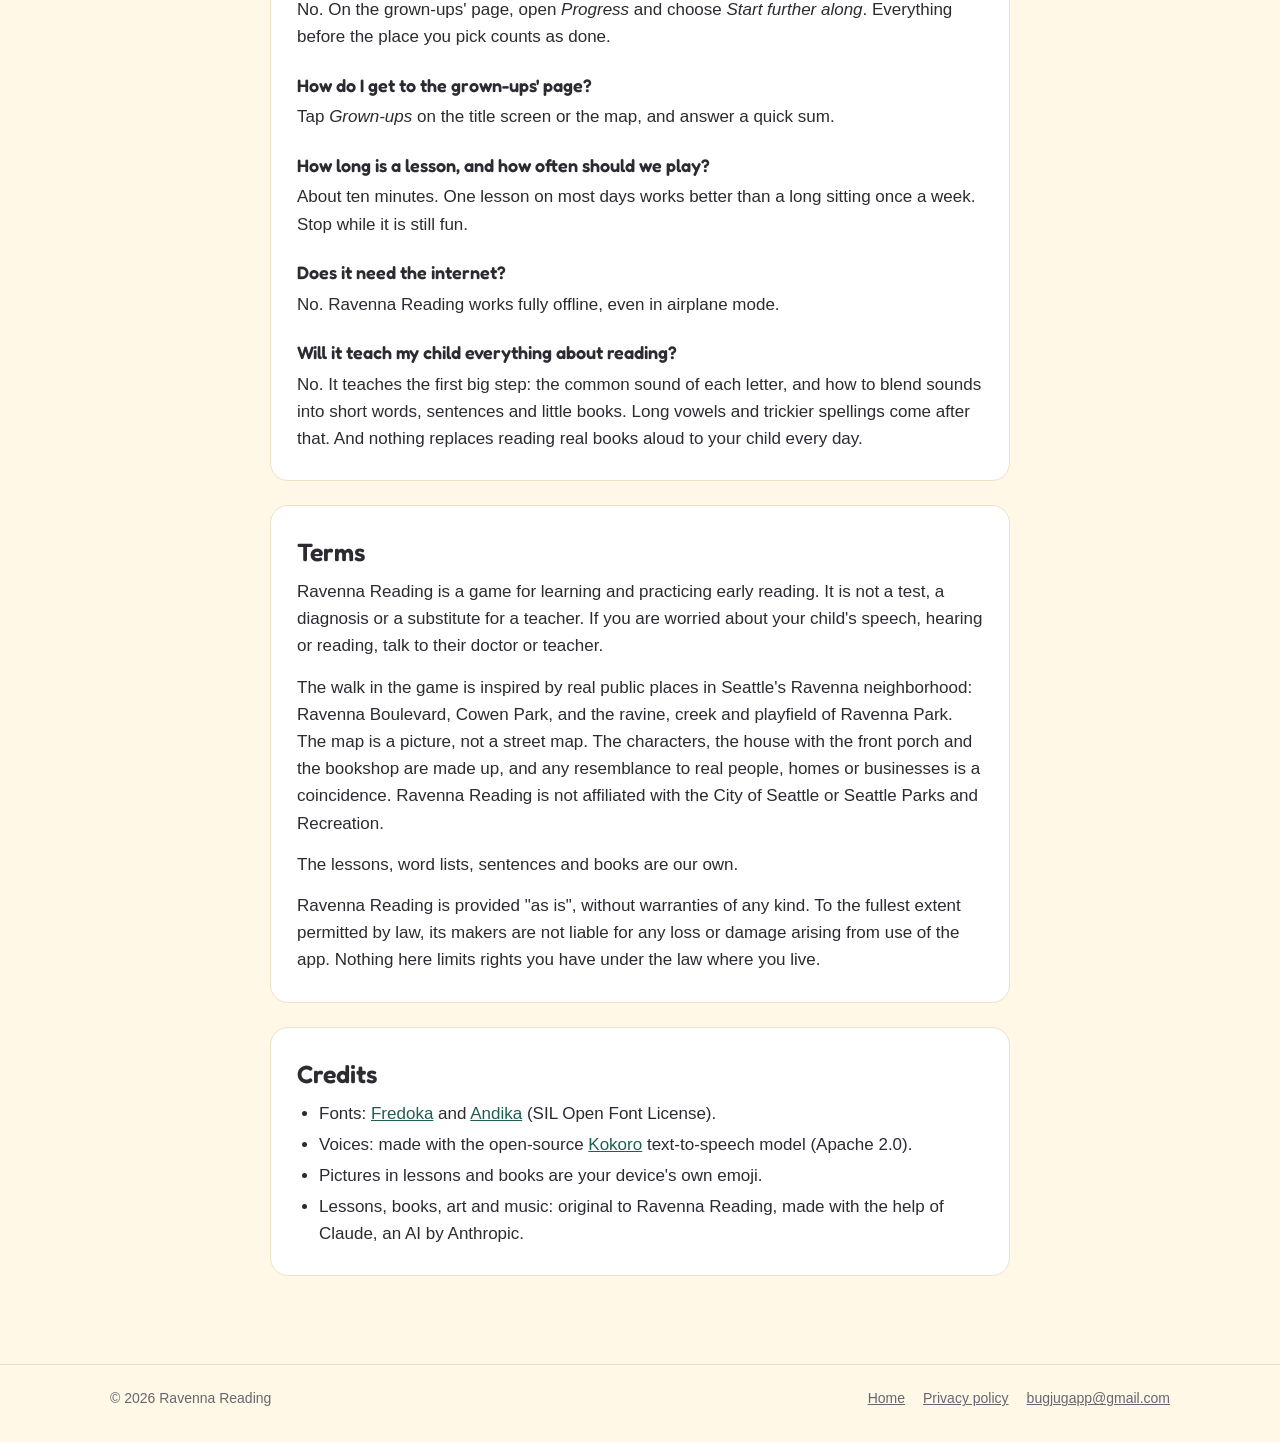
<file: support.html>
<!DOCTYPE html>
<html lang="en">
<head>
  <meta charset="utf-8">
  <meta name="viewport" content="width=device-width, initial-scale=1">
  <title>Ravenna Reading Support</title>
  <meta name="description" content="Help, common questions, terms and credits for Ravenna Reading, a learn-to-read game for a little kid and a grown-up.">
  <meta name="theme-color" content="#191b2e">
  <link rel="icon" href="favicon.png">
  <link rel="apple-touch-icon" href="apple-touch-icon.png">
  <link rel="stylesheet" href="style.css">
</head>
<body>
<header class="bar">
  <div class="wrap">
    <a class="brand" href="./"><img src="img/icon.png" alt="">Ravenna Reading</a>
    <nav>
      <a class="wide" href="./">Home</a>
      <a href="support.html">Support</a>
      <a href="privacy.html">Privacy</a>
    </nav>
  </div>
</header>
<main class="doc">
  <h1>Support</h1>
  <p class="meta">Found a bug, heard a sound that seems off, or have an idea? We'd love to hear from you.</p>

  <section id="contact">
    <h2>Get in touch</h2>
    <p>Email <a href="mailto:bugjugapp@gmail.com">bugjugapp@gmail.com</a>. It helps to tell us your
      device, the place and lesson (for example "Cowen Park, the g lesson"), and what you expected
      to happen. If you use GitHub, you can also
      <a href="https://github.com/ravennareading/ravennareading.github.io/issues/new">open an issue</a>.</p>
  </section>

  <section id="faq">
    <h2>Common questions</h2>

    <h3>Is it out yet?</h3>
    <p>Not yet. Ravenna Reading is still being finished. The home page will have the store links
      when it is ready.</p>

    <h3>What ages is it for?</h3>
    <p>Children of about 3 to 6 who are not reading yet, together with a grown-up. A child who
      knows some letter sounds already can start at a later place.</p>

    <h3>Can my child play it alone?</h3>
    <p>Partly. Lessons, where new sounds are taught, need a grown-up: they start with a high five
      and each card has a part for you. <em>Play</em>, <em>Books</em> and <em>Pebbles</em> on the
      map only use what your child has already learned, so those are fine alone.</p>

    <h3>I only have one hand free. How do I do the high five?</h3>
    <p>Hold the grown-up hand for a moment and the lesson starts.</p>

    <h3>Why is there no microphone?</h3>
    <p>Because you are better at it. A person beside a child can hear whether a small voice said
      "mmm", can tell a guess from a near miss, and can smile. You tap <em>Got it</em> when they
      have it, or <em>Help</em> to hear the sound and try again. Help is never wrong; that sound
      just comes back sooner in warm-ups.</p>

    <h3>Why sounds and not letter names?</h3>
    <p>Words are made of sounds. "Em, ay, tee" doesn't turn into "mat", but "mmm, aaa, t" does.
      Letter names can come later. Keep the sounds clean: mmm and sss can be stretched; t and b are
      quick, with no "uh" on the end. The grown-ups' page has a <em>Sounds</em> tab that shows how to
      say every one.</p>

    <h3>My child is stuck on blending.</h3>
    <p>That is the hardest step, and it is normal for it to take a while. Slide your own finger
      under the word and stretch the sounds into each other without stopping, then let them try.
      Tap <em>Help</em> to hear each sound and then the word. Repeat lessons as often as you like,
      and try saying words slowly away from the screen ("can you pass the mmm-ugg?").</p>

    <h3>What are nest words?</h3>
    <p>A few very common words, like <em>the</em>, <em>said</em> and <em>was</em>, don't follow the
      rules a new reader knows. Inky keeps them in her nest and they are learned whole, one at a
      time: sixteen in all.</p>

    <h3>My child already knows some letters. Do we have to start at the beginning?</h3>
    <p>No. On the grown-ups' page, open <em>Progress</em> and choose <em>Start further along</em>.
      Everything before the place you pick counts as done.</p>

    <h3>How do I get to the grown-ups' page?</h3>
    <p>Tap <em>Grown-ups</em> on the title screen or the map, and answer a quick sum.</p>

    <h3>How long is a lesson, and how often should we play?</h3>
    <p>About ten minutes. One lesson on most days works better than a long sitting once a week.
      Stop while it is still fun.</p>

    <h3>Does it need the internet?</h3>
    <p>No. Ravenna Reading works fully offline, even in airplane mode.</p>

    <h3>Will it teach my child everything about reading?</h3>
    <p>No. It teaches the first big step: the common sound of each letter, and how to blend
      sounds into short words, sentences and little books. Long vowels and trickier spellings come
      after that. And nothing replaces reading real books aloud to your child every day.</p>
  </section>

  <section id="terms">
    <h2>Terms</h2>
    <p>Ravenna Reading is a game for learning and practicing early reading. It is not a test, a
      diagnosis or a substitute for a teacher. If you are worried about your child's speech,
      hearing or reading, talk to their doctor or teacher.</p>
    <p>The walk in the game is inspired by real public places in Seattle's Ravenna neighborhood:
      Ravenna Boulevard, Cowen Park, and the ravine, creek and playfield of Ravenna Park. The
      map is a picture, not a street map. The characters, the house with the front porch and the
      bookshop are made up, and any resemblance to real people, homes or businesses is a
      coincidence. Ravenna Reading is not affiliated with the City of Seattle or Seattle Parks and
      Recreation.</p>
    <p>The lessons, word lists, sentences and books are our own.</p>
    <p>Ravenna Reading is provided "as is", without warranties of any kind. To the fullest extent
      permitted by law, its makers are not liable for any loss or damage arising from use of the app.
      Nothing here limits rights you have under the law where you live.</p>
  </section>

  <section id="credits">
    <h2>Credits</h2>
    <ul>
      <li>Fonts: <a href="https://github.com/hyperis/Fredoka">Fredoka</a> and
        <a href="https://software.sil.org/andika/">Andika</a> (SIL Open Font License).</li>
      <li>Voices: made with the open-source <a href="https://github.com/hexgrad/kokoro">Kokoro</a>
        text-to-speech model (Apache 2.0).</li>
      <li>Pictures in lessons and books are your device's own emoji.</li>
      <li>Lessons, books, art and music: original to Ravenna Reading, made with the help of Claude,
        an AI by Anthropic.</li>
    </ul>
  </section>
</main>
<footer>
  <div class="wrap">
    <span>© 2026 Ravenna Reading</span>
    <nav>
      <a href="./">Home</a>
      <a href="privacy.html">Privacy policy</a>
      <a href="mailto:bugjugapp@gmail.com">bugjugapp@gmail.com</a>
    </nav>
  </div>
</footer>
</body>
</html>
</file>
<file: style.css>
/* Ravenna Reading: park-day sky and grass, raven indigo, creek-pebble pastels and Inky's teal scarf. */
@font-face {
  font-family: "Fredoka";
  src: url(fonts/Fredoka-Variable.ttf) format("truetype");
  font-weight: 300 700;
  font-display: swap;
}
:root {
  --night: #23263f;
  --night-deep: #191b2e;
  --dusk: #34406b;
  --porch: #ffc857;
  --flame: #f08a3c;
  --mud: #2e7d6b;
  --mud-dark: #1f5f52;
  --bg: #fff8e7;
  --card: #ffffff;
  --ink: #2d2a32;
  --muted: #6b6470;
  --soft: #e8f3e0;
  --line: #eee2c6;
  --link: #1f5f52;
}
@media (prefers-color-scheme: dark) {
  :root {
    --bg: #14172a;
    --card: #1d2138;
    --ink: #f3ecdc;
    --muted: #aeb3c6;
    --soft: #1f2a3a;
    --line: #2c3252;
    --link: #7fd8c6;
  }
}
* { box-sizing: border-box; }
html { -webkit-text-size-adjust: 100%; scroll-behavior: smooth; }
@media (prefers-reduced-motion: reduce) { html { scroll-behavior: auto; } }
body {
  margin: 0;
  background: var(--bg);
  color: var(--ink);
  font: 17px/1.6 ui-rounded, "SF Pro Rounded", -apple-system, BlinkMacSystemFont, "Segoe UI", Roboto, Helvetica, Arial, sans-serif;
}
h1, h2, h3, .brand, .kicker { font-family: "Fredoka", ui-rounded, sans-serif; }
img { max-width: 100%; display: block; }
a { color: var(--link); }
.wrap { max-width: 1100px; margin: 0 auto; padding: 0 20px; }

/* Top bar */
.bar { background: var(--night-deep); color: #fff8e7; }
.bar .wrap { display: flex; align-items: center; justify-content: space-between; gap: 12px; height: 62px; }
.brand { display: flex; align-items: center; gap: 10px; color: #fff8e7; text-decoration: none; font-weight: 600; font-size: 22px; }
.brand img { width: 36px; height: 36px; border-radius: 9px; }
.bar nav { display: flex; gap: 18px; font-size: 15px; }
.bar nav a { color: #fff8e7; opacity: .85; text-decoration: none; font-weight: 600; }
.bar nav a:hover { opacity: 1; text-decoration: underline; }

/* Hero: a bright day in the park */
.hero {
  color: #23263f; padding: 48px 0 56px; overflow: hidden; position: relative; isolation: isolate;
  background:
    radial-gradient(60% 50% at 15% 0%, rgba(255,255,255,.85), transparent 70%),
    radial-gradient(40% 35% at 85% 5%, rgba(255,255,255,.7), transparent 70%),
    linear-gradient(180deg, #8ec5ea 0%, #cfe9f0 52%, #b9dba0 100%);
}
.hero .wrap { display: grid; grid-template-columns: 1fr 1.25fr; gap: 44px; align-items: center; }
.hero-icon { width: 92px; height: 92px; border-radius: 22px; box-shadow: 0 8px 28px rgba(35,38,63,.3); margin-bottom: 18px; }
.hero h1 { font-size: clamp(38px, 5.6vw, 58px); line-height: 1.04; margin: 0 0 14px; font-weight: 600; }
.hero h1 em { font-style: normal; color: #1f5f52; }
.hero p { font-size: 19px; margin: 0 0 26px; max-width: 32em; }
.cta { display: flex; flex-wrap: wrap; gap: 12px; align-items: center; }
.badge {
  display: inline-flex; align-items: center; gap: 10px; background: #000; color: #fff; min-height: 56px;
  border: 1px solid #555; border-radius: 12px; padding: 9px 18px; text-decoration: none; font-weight: 700;
}
.badge small { display: block; font-size: 11px; font-weight: 500; opacity: .8; line-height: 1.1; }
.badge span { line-height: 1.15; }
.note { font-size: 14px; flex-basis: 100%; }
.device {
  background: #191b2e; border-radius: 30px; padding: 10px; box-shadow: 0 22px 60px rgba(35,38,63,.4);
  border: 1px solid rgba(255,255,255,.12);
}
.device img { border-radius: 21px; width: 100%; }

/* Pills */
.pills { list-style: none; padding: 0; margin: 48px 0 0; display: grid; grid-template-columns: repeat(auto-fit, minmax(220px, 1fr)); gap: 14px; }
.pills li { background: var(--card); border: 1px solid var(--line); border-radius: 18px; padding: 18px 20px; }
.pills strong { display: block; font-size: 18px; }
.pills .e { font-size: 26px; display: block; margin-bottom: 4px; }

/* Feature rows: copy beside one landscape screenshot */
.feature { display: grid; grid-template-columns: 1fr 1.3fr; gap: 48px; align-items: center; padding: 64px 0; border-bottom: 1px solid var(--line); }
.feature.flip > figure { order: -1; }
.feature h2 { font-size: 36px; line-height: 1.12; margin: 0 0 12px; font-weight: 600; }
.kicker { color: var(--mud); font-weight: 600; letter-spacing: .08em; text-transform: uppercase; font-size: 15px; margin: 0 0 6px; }
@media (prefers-color-scheme: dark) { .kicker { color: var(--porch); } }
.feature ul { padding-left: 20px; margin: 12px 0 0; }
.feature li { margin-bottom: 8px; }
.feature figure { margin: 0; display: grid; gap: 14px; }
.shot { border-radius: 18px; border: 1px solid var(--line); box-shadow: 0 12px 34px rgba(13,20,36,.2); width: 100%; }
.shot.small { width: 78%; justify-self: end; margin-top: -18%; position: relative; border: 4px solid var(--bg); }

/* Places: one pebble per stop on the walk */
.chapters { padding: 64px 0 8px; }
.chapters h2 { font-size: 36px; margin: 0 0 8px; font-weight: 600; text-align: center; }
.chapters > p { text-align: center; max-width: 40em; margin: 0 auto 28px; color: var(--muted); }
.chapters ol { list-style: none; padding: 0; margin: 0; display: grid; grid-template-columns: repeat(auto-fit, minmax(230px, 1fr)); gap: 12px; counter-reset: ch; }
.chapters li { counter-increment: ch; background: var(--card); border: 1px solid var(--line); border-radius: 16px; padding: 14px 16px 12px 58px; position: relative; font-size: 15.5px; line-height: 1.45; }
.chapters li::before {
  content: counter(ch); position: absolute; left: 14px; top: 14px; width: 32px; height: 32px; border-radius: 50%;
  display: grid; place-items: center; font: 600 16px "Fredoka", ui-rounded, sans-serif;
  background: var(--night); color: var(--porch); box-shadow: 0 0 0 3px rgba(255,200,87,.25);
}
.chapters strong { display: block; font-family: "Fredoka", ui-rounded, sans-serif; font-weight: 600; font-size: 17px; }
.chapters .free { font-size: 12px; font-weight: 700; letter-spacing: .04em; text-transform: uppercase; color: var(--mud); margin-left: 4px; }
@media (prefers-color-scheme: dark) { .chapters .free { color: var(--porch); } }

/* Trailer: a raven-feather band under the hero */
.watch { margin: 18px 0 0; font-family: "Fredoka", ui-rounded, sans-serif; font-weight: 600; font-size: 18px; }
.watch a { color: #1f5f52; text-decoration: none; }
.watch a:hover { text-decoration: underline; }
.trailer { background: linear-gradient(180deg, var(--dusk) 0%, var(--night-deep) 100%); color: #fff8e7; padding: 44px 0 52px; text-align: center; }
.trailer .kicker { color: var(--porch); margin: 0 0 6px; }
.trailer h2 { font-size: clamp(28px, 4vw, 40px); line-height: 1.1; margin: 0 0 22px; font-weight: 600; }
.trailer video { width: 100%; max-width: 960px; height: auto; aspect-ratio: 16 / 9; margin: 0 auto; display: block; border-radius: 20px; background: #000; box-shadow: 0 18px 50px rgba(0,0,0,.5); }
.trailer-note { margin: 14px auto 0; font-size: 15px; opacity: .75; }

/* Grown-ups */
.grownups { padding: 64px 0 24px; }
.grownups h2 { font-size: 36px; margin: 0 0 8px; font-weight: 600; text-align: center; }
.grownups > p { text-align: center; max-width: 40em; margin: 0 auto 28px; color: var(--muted); }
.cards { display: grid; grid-template-columns: repeat(auto-fit, minmax(280px, 1fr)); gap: 16px; }
.card { background: var(--card); border: 1px solid var(--line); border-radius: 18px; padding: 22px 22px 10px; }
.card h3 { margin: 0 0 6px; font-size: 20px; font-weight: 600; }
.card p { margin: 0 0 12px; }

/* Closing */
.closing { background: var(--soft); border-radius: 28px; padding: 40px 28px; text-align: center; margin: 40px 0 64px; }
.closing h2 { font-size: 32px; margin: 0 0 8px; font-weight: 600; }
.closing p { margin: 0 auto 8px; max-width: 38em; }
.meta { color: var(--muted); font-size: 15px; margin: 0 0 12px; }

/* Document pages */
.doc { max-width: 780px; margin: 0 auto; padding: 40px 20px 64px; }
.doc h1 { font-size: 42px; margin: 0 0 4px; font-weight: 600; }
.doc section { background: var(--card); border: 1px solid var(--line); border-radius: 18px; padding: 26px 26px 14px; margin: 24px 0; }
.doc h2 { font-size: 25px; margin: 0 0 6px; font-weight: 600; }
.doc h3 { font-size: 18px; margin: 20px 0 4px; font-weight: 600; }
.doc p, .doc ul, .doc ol { margin: 0 0 14px; }
.doc ul, .doc ol { padding-left: 22px; }
.doc li { margin-bottom: 4px; }

footer { border-top: 1px solid var(--line); color: var(--muted); font-size: 14px; }
footer .wrap { display: flex; flex-wrap: wrap; gap: 8px 20px; justify-content: space-between; padding-top: 22px; padding-bottom: 32px; }
footer nav { display: flex; flex-wrap: wrap; gap: 6px 18px; }
footer a { color: var(--muted); }
.fine { flex-basis: 100%; font-size: 12.5px; }

@media (max-width: 820px) {
  .bar nav { gap: 12px; font-size: 14px; }
  .bar nav .wide { display: none; }
  .hero { padding: 32px 0 40px; }
  .hero .wrap { grid-template-columns: 1fr; gap: 28px; }
  .device { border-radius: 20px; padding: 6px; }
  .device img { border-radius: 15px; }
  .feature { grid-template-columns: 1fr; gap: 24px; padding: 44px 0; }
  .feature.flip > figure { order: 0; }
  .feature h2, .grownups h2, .chapters h2 { font-size: 29px; }
  .doc section { padding: 20px 18px 8px; }
}
@media (max-width: 440px) {
  .wrap { padding: 0 16px; }
  .brand { font-size: 15.5px; white-space: nowrap; gap: 7px; }
  .brand img { width: 28px; height: 28px; border-radius: 7px; }
  .bar nav { gap: 10px; font-size: 13px; }
}

/* The grown-up's script, quoted as it appears in the game */
.say { background: #fdf1d6; color: #2d2a32; border: 3px solid #f4a259; border-radius: 18px; padding: 14px 18px; margin: 16px 0 0; }
.say small { display: block; font: 600 13px "Fredoka", ui-rounded, sans-serif; letter-spacing: .1em; color: #9e1b2c; }
.say strong { font-family: "Fredoka", ui-rounded, sans-serif; font-weight: 500; font-size: 19px; line-height: 1.3; display: block; }
</file>
